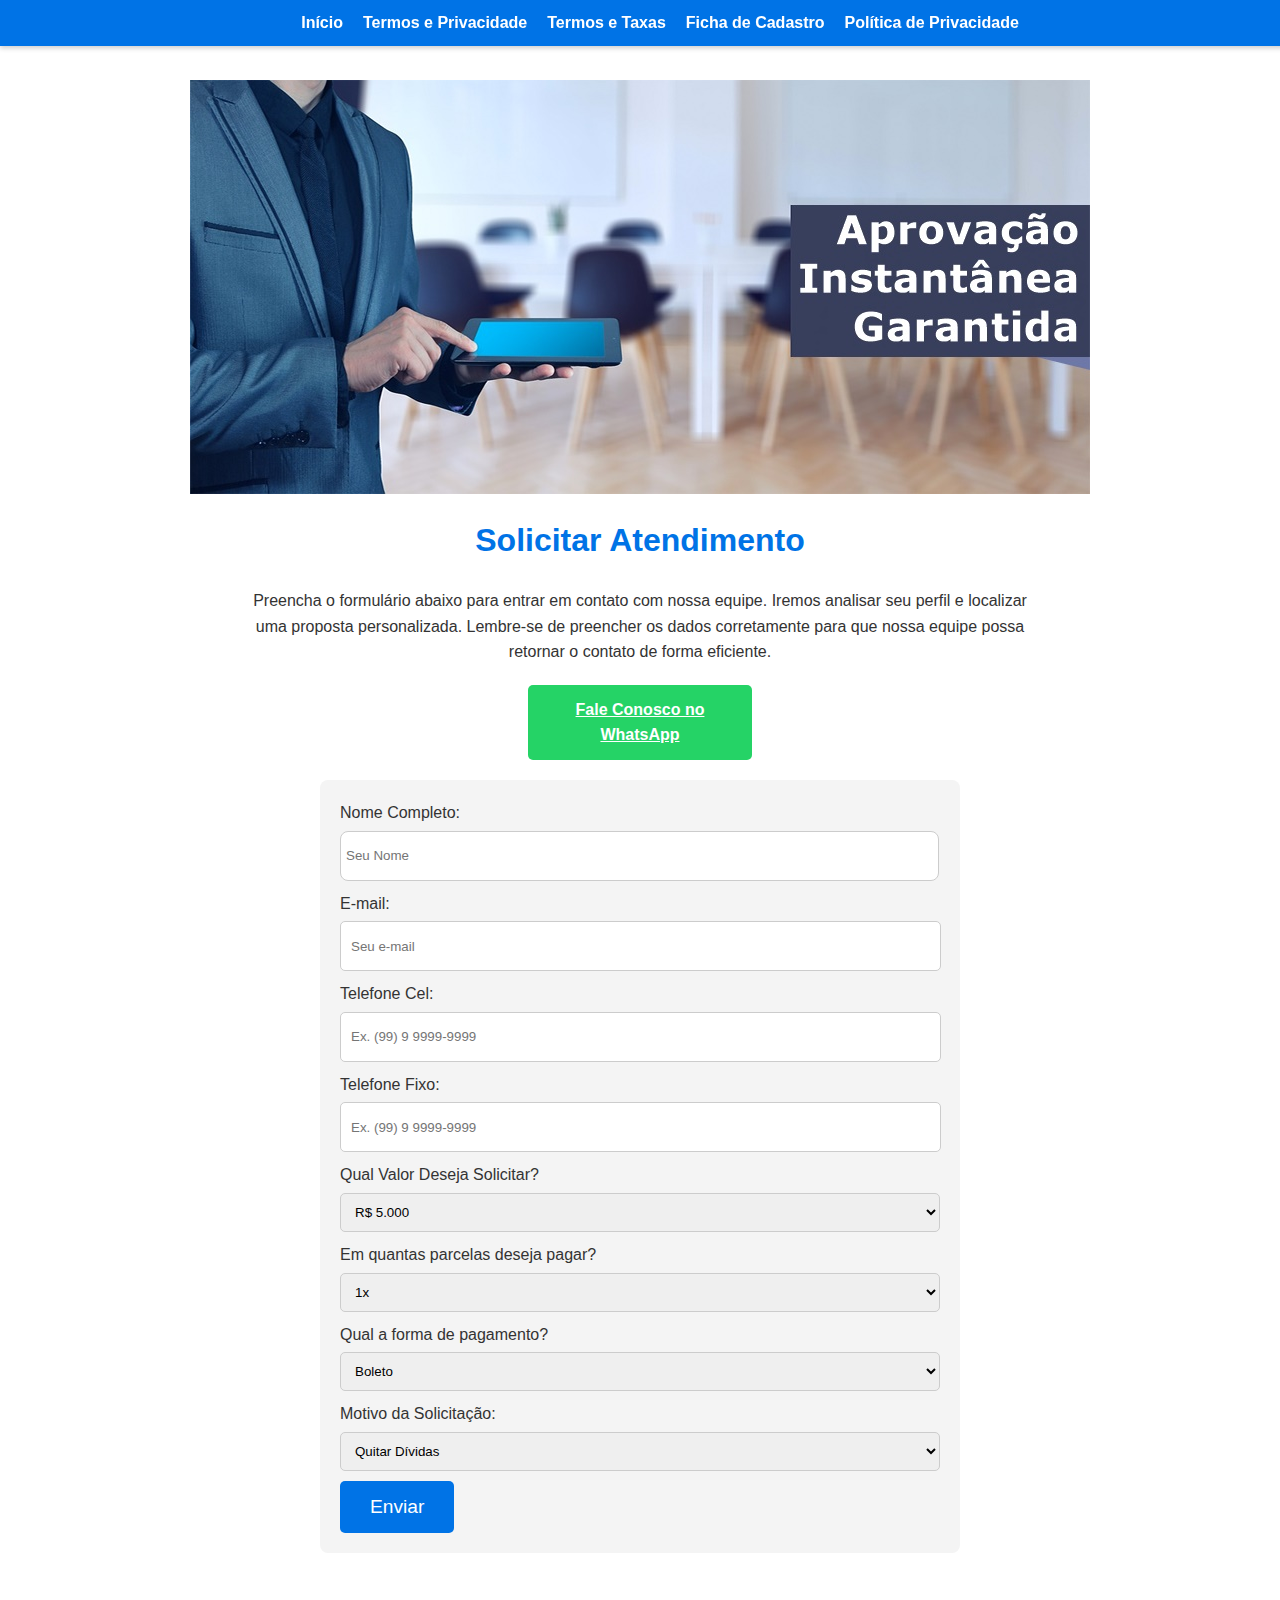
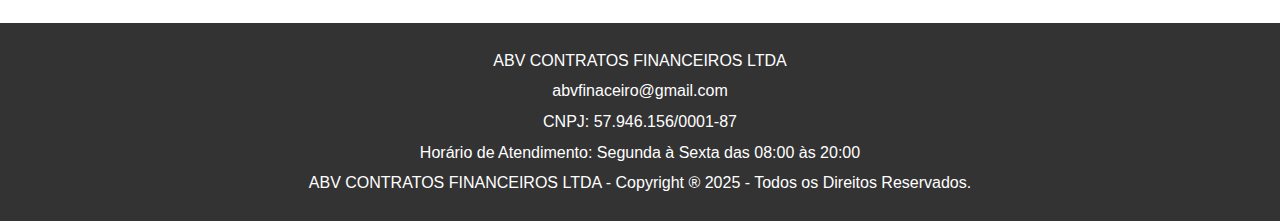
<file: index.html>
<!DOCTYPE html>
<html lang="pt-BR">
<head>
  <meta charset="UTF-8">
  <meta name="viewport" content="width=device-width, initial-scale=1.0">
  <title>foxpay Contratos Financeiros</title>
  <style>
    body {
      font-family: Arial, sans-serif;
      margin: 0;
      padding: 0;
      line-height: 1.6;
      color: #333;
      text-align: center;
    }

    header {
      background: #0073e6;
      color: white;
      padding: 10px 20px;
      position: fixed;
      top: 0;
      left: 0;
      width: 100%;
      z-index: 1000;
      box-shadow: 0 2px 5px rgba(0, 0, 0, 0.2);
    }

    header nav {
      display: flex;
      justify-content: center;
      gap: 20px;
    }

    header a {
      color: white;
      text-decoration: none;
      font-weight: bold;
      font-size: 1rem;
    }

    header a:hover {
      text-decoration: underline;
    }

    .container {
      padding: 80px 20px 20px;
    }

    h1, h2 {
      color: #0073e6;
    }

    footer {
      text-align: center;
      padding: 20px;
      background: #333;
      color: white;
      margin-top: 30px;
    }

    footer p {
      margin: 5px 0;
    }

    .form-container {
      background: #f4f4f4;
      padding: 20px;
      border-radius: 8px;
      max-width: 600px;
      margin: 20px auto;
      text-align: left;
    }

    .form-container label {
      display: block;
      margin-bottom: 5px;
    }

    .form-container input[type="text"],
    .form-container input[type="email"],
    .form-container input[type="tel"],
    .form-container input[type="number"],
    .form-container select {
      width: 100%;
      padding: 10px;
      margin-bottom: 10px;
      border: 1px solid #ccc;
      border-radius: 5px;
    }

    /* Botão de envio com tamanho aumentado */
    .form-container input[type="submit"] {
      background-color: #0073e6;
      color: white;
      padding: 15px 30px; /* Aumenta o tamanho do botão */
      font-size: 1.2rem; /* Aumenta o tamanho da fonte */
      border: none;
      border-radius: 5px;
      cursor: pointer;
      width: auto;
      display: inline-block;
    }

    .form-container input[type="submit"]:hover {
      background-color: #005bb5;
    }

    .testimonial {
      background: #eee;
      padding: 20px;
      margin: 20px 0;
      border-radius: 8px;
    }

    .testimonial p {
      font-style: italic;
      color: #555;
    }

    .testimonial span {
      font-weight: bold;
      display: block;
      margin-top: 5px;
    }

    .whatsapp-btn {
      background-color: #25d366;
      color: white;
      padding: 12px;
      border: none;
      border-radius: 5px;
      font-weight: bold;
      cursor: pointer;
      text-align: center;
      display: block;
      margin: 20px auto;
      width: 200px;
    }

    .whatsapp-btn:hover {
      background-color: #128c7e;
    }

    .container p {
      text-align: center;
      max-width: 800px;
      margin: 0 auto;
    }

    /* Responsividade para a imagem */
    .center-image {
      width: 100%;
      height: auto;
      display: block;
      margin: 0 auto;
    }
  </style>
</head>
<body>
  

  <header>
    <nav>
      <a href="index.html">Início</a>
      <a href="termos_privacidade.html">Termos e Privacidade</a>
      <a href="termos_taxas.html">Termos e Taxas</a>
      <a href="ficha_cadastro.html">Ficha de Cadastro</a>
      <a href="politica_privacidade.html">Política de Privacidade</a>
    </nav>
  </header>
  

  <div class="container">

    <!-- Adicionando a imagem de capa -->
    <img src="imagens/capa.jpg" alt="Imagem de capa" class="center-image" style="display: block; margin: auto; max-width: 100%; max-height: 500px; width: auto; height: auto;">


    <h1>Solicitar Atendimento</h1>
    <p>
      Preencha o formulário abaixo para entrar em contato com nossa equipe. Iremos analisar seu perfil e localizar uma proposta personalizada. Lembre-se de preencher os dados corretamente para que nossa equipe possa retornar o contato de forma eficiente.
    </p>

    <!-- Botão WhatsApp acima da tabela -->
    <a href="https://wa.me/55seunumerowhatsapp" class="whatsapp-btn">Fale Conosco no WhatsApp</a>

    <div class="form-container">
      <form action="gravarCliente.php" method="post">
      
        <label for="nome">Nome Completo: </label>
        <input type="text" id="nome" name="nome" placeholder="Seu Nome" style="width: 97.8%; height: 38px; border-radius: 8px; padding: 5px;" required><br>

        <label for="email">E-mail:</label>
        <input type="email" id="email" name="email" placeholder="Seu e-mail" style="width: 96.5%; height: 28px;" required><br>
        
        <label for="telefone">Telefone Cel:</label>
        <input type="tel" id="telefone_cel" name="telefone_cel" placeholder="Ex. (99) 9 9999-9999" style="width: 96.5%; height: 28px;" required><br>
        
        <label for="telefone-fixo">Telefone Fixo:</label>
        <input type="tel" id="telefone_fixo" name="telefone_fixo" placeholder="Ex. (99) 9 9999-9999" style="width: 96.5%; height: 28px;" required><br>

        <label for="valor">Qual Valor Deseja Solicitar?</label>
        <select id="valor" name="valor" required>
          <script>
            const selectElement = document.getElementById("valor");

            for (let i = 5000; i <= 50000; i += 1000) {
              const option = document.createElement("option");
              option.value = i;
              option.textContent = `R$ ${i.toLocaleString("pt-BR")}`;
              selectElement.appendChild(option);
            }

            for (let i = 55000; i <= 500000; i += 5000) {
              const option = document.createElement("option");
              option.value = i;
              option.textContent = `R$ ${i.toLocaleString("pt-BR")}`;
              selectElement.appendChild(option);
            }
          </script>
        </select><br>

        <label for="parcelas">Em quantas parcelas deseja pagar?</label>
        <select id="parcelas" name="parcelas" required>
          <script>
            for (let i = 1; i <= 48; i++) {
              document.write(`<option value="${i}">${i}x</option>`);
            }
          </script>
        </select><br>

        <label for="forma_pagamento">Qual a forma de pagamento?</label>
        <select id="forma_pagamento" name="forma_pagamento" required>
          <option value="boleto">Boleto</option>
          <option value="crediario">Crediário</option>
          <option value="debito_automatico">Débito Automático</option>
          <option value="pix_agendado">Pix Agendado</option>
          <option value="consignado">Consignado (Aposentadoria/Pensão)</option>
          <option value="outros">Outros</option>
        </select><br>

        <label for="motivo">Motivo da Solicitação:</label>
        <select id="motivo" name="motivo" required>
          <option value="quitar_divida">Quitar Dívidas</option>
          <option value="reformar_imovel">Reformar Imóvel</option>
          <option value="aquisicao_imovel">Aquisição de Imóvel ou Terreno</option>
          <option value="aquisicao_veiculo">Aquisição de Veículo</option>
          <option value="despesas_medicas">Despesas Médicas</option>
          <option value="despesas_pessoais">Despesas Pessoais</option>
          <option value="gastos_alimenticios">Gastos Alimentícios</option>
          <option value="gastos_educacao">Gastos com Educação</option>
          <option value="gastos_viajens">Gastos com Viagens</option>
          <option value="outro_motivo">Outro Motivo</option>
        </select><br>

        <input type="submit" value="Enviar">
      </form>
    </div>
  </div>

  <footer>
    <p>ABV CONTRATOS FINANCEIROS LTDA</p>
    <p>abvfinaceiro@gmail.com</p>
    <p>CNPJ: 57.946.156/0001-87</p>
    <p>Horário de Atendimento: Segunda à Sexta das 08:00 às 20:00</p>
    <p>ABV CONTRATOS FINANCEIROS LTDA - Copyright ® 2025 - Todos os Direitos Reservados.</p>
  </footer>
</body>
</html>
</file>
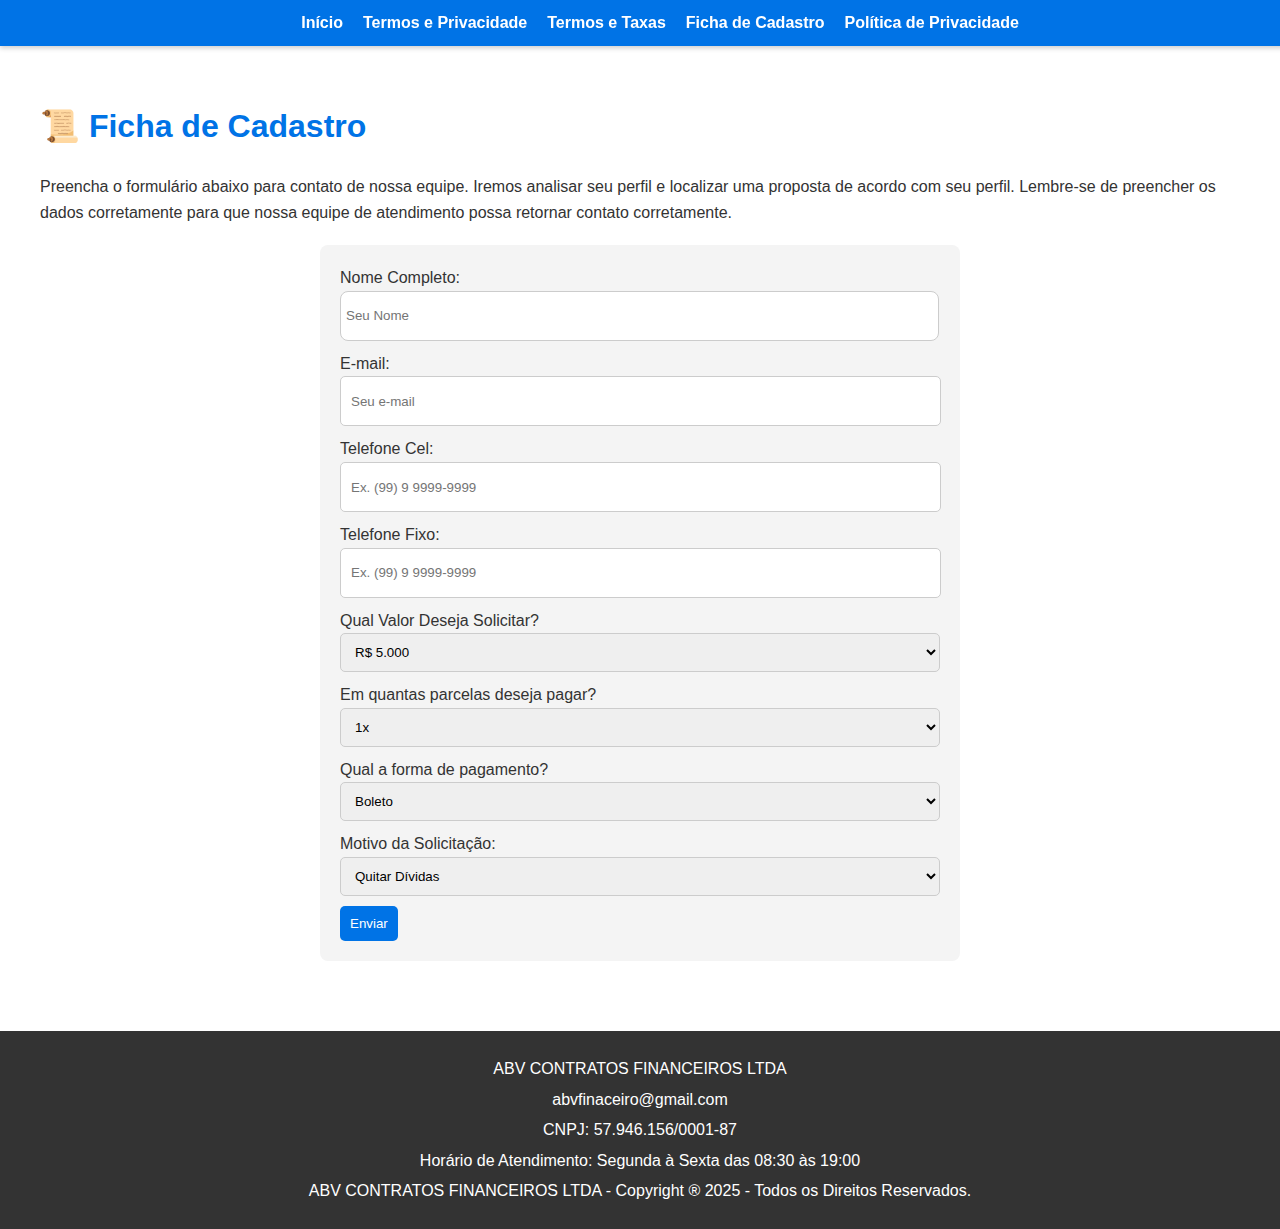
<file: ficha_cadastro.html>
<!DOCTYPE html>
<html lang="pt-BR">
<head>
  <meta charset="UTF-8">
  <meta name="viewport" content="width=device-width, initial-scale=1.0">
  <title>Ficha de Cadastro - ABV Contratos Financeiros</title>
  <style>
    body {
      font-family: Arial, sans-serif;
      margin: 0;
      padding: 0;
      line-height: 1.6;
      color: #333;
      text-align: center; /* Centralizando o conteúdo do corpo */
    }

    header {
      background: #0073e6;
      color: white;
      padding: 10px 20px;
      position: fixed;
      top: 0;
      left: 0;
      width: 100%;
      z-index: 1000;
      box-shadow: 0 2px 5px rgba(0, 0, 0, 0.2);
    }

    header nav {
      display: flex;
      justify-content: center;
      gap: 20px;
    }

    header a {
      color: white;
      text-decoration: none;
      font-weight: bold;
      font-size: 1rem;
    }

    header a:hover {
      text-decoration: underline;
    }

    .container {
      padding: 80px 20px 20px;
      max-width: 1200px; /* Largura máxima */
      margin: 0 auto; /* Centralizando o container */
      text-align: left; /* Alinhando o texto à esquerda dentro do container */
    }

    h1, h2 {
      color: #0073e6;
    }

    .form-container {
      background: #f4f4f4;
      padding: 20px;
      border-radius: 8px;
      max-width: 600px;
      margin: 20px auto;
    }

    footer {
      text-align: center;
      padding: 20px;
      background: #333;
      color: white;
      margin-top: 30px;
    }

    footer p {
      margin: 5px 0;
    }

    .form-container input[type="text"],
    .form-container input[type="email"],
    .form-container input[type="tel"],
    .form-container input[type="number"],
    .form-container select {
      width: 100%;
      padding: 10px;
      margin-bottom: 10px;
      border: 1px solid #ccc;
      border-radius: 5px;
    }

    .form-container input[type="submit"] {
      background-color: #0073e6;
      color: white;
      padding: 10px;
      border: none;
      border-radius: 5px;
      cursor: pointer;
    }

    .form-container input[type="submit"]:hover {
      background-color: #005bb5;
    }
  </style>
</head>
<body>

  <header>
    <nav>
      <a href="index.html">Início</a>
      <a href="termos_privacidade.html">Termos e Privacidade</a>
      <a href="termos_taxas.html">Termos e Taxas</a>
      <a href="ficha_cadastro.html">Ficha de Cadastro</a>
      <a href="politica_privacidade.html">Política de Privacidade</a>
    </nav>
  </header>

  <div class="container">
    <h1>📜 Ficha de Cadastro</h1>
    <p>
      Preencha o formulário abaixo para contato de nossa equipe. Iremos analisar seu perfil e localizar uma proposta de acordo com seu perfil. 
      Lembre-se de preencher os dados corretamente para que nossa equipe de atendimento possa retornar contato corretamente.
    </p>


    <div class="form-container">
      <form action="gravarCliente.php" method="get">


        <label for="nome">Nome Completo: </label>
        <input type="text" id="nome" name="nome" placeholder="Seu Nome" style="width: 97.8%; height: 38px; border-radius: 8px; padding: 5px;" required><br>

        <label for="email">E-mail:</label>
        <input type="email" id="email" name="email" placeholder="Seu e-mail" style="width: 96.5%; height: 28px;" required><br>
        
        <label for="telefone">Telefone Cel:</label>
        <input type="tel" id="telefone_cel" name="telefone_cel" placeholder="Ex. (99) 9 9999-9999" style="width: 96.5%; height: 28px;" required><br>
        
        <label for="telefone-fixo">Telefone Fixo:</label>
        <input type="tel" id="telefone_fixo" name="telefone_fixo" placeholder="Ex. (99) 9 9999-9999" style="width: 96.5%; height: 28px;" required><br>
        










        <label for="valor">Qual Valor Deseja Solicitar?</label>
        <select id="valor" name="valor" required>
          <script>
            const selectElement = document.getElementById("valor");

            // Valores de R$ 5.000 a R$ 50.000, incrementando de R$ 1.000
            for (let i = 5000; i <= 50000; i += 1000) {
              const option = document.createElement("option");
              option.value = i;
              option.textContent = `R$ ${i.toLocaleString("pt-BR")}`;
              selectElement.appendChild(option);
            }
            // Valores de R$ 55.000 a R$ 500.000, incrementando de R$ 5.000
            for (let i = 55000; i <= 500000; i += 5000) {
              const option = document.createElement("option");
              option.value = i;
              option.textContent = `R$ ${i.toLocaleString("pt-BR")}`;
              selectElement.appendChild(option);
            }
          </script>
        </select><br>

        <label for="parcelas">Em quantas parcelas deseja pagar?</label>
        <select id="parcelas" name="parcelas" required>
          <script>
            for (let i = 1; i <= 48; i++) {
              document.write(`<option value="${i}">${i}x</option>`);
            }
          </script>
        </select><br>
        
        <label for="forma_pagamento">Qual a forma de pagamento?</label>
        <select id="forma_pagamento" name="forma_pagamento" required>
          <option value="boleto">Boleto</option>
          <option value="crediario">Crediário</option>
          <option value="debito_automatico">Débito Automático</option>
          <option value="pix_agendado">Pix Agendado</option>
          <option value="consignado">Consignado (Aposentadoria/Pensão)</option>
          <option value="outros">Outros</option>
        </select><br>

        <label for="motivo">Motivo da Solicitação:</label>
        <select id="motivo" name="motivo" required>
          <option value="quitar_divida">Quitar Dívidas</option>
          <option value="reformar_imovel">Reformar Imóvel</option>
          <option value="aquisicao_imovel">Aquisição de Imóvel ou Terreno</option>
          <option value="aquisicao_veiculo">Aquisição de Veículo</option>
          <option value="despesas_medicas">Despesas Médicas</option>
          <option value="despesas_pessoais">Despesas Pessoais</option>
          <option value="gastos_alimenticios">Gastos Alimentícios</option>
          <option value="gastos_educacao">Gastos com Educação</option>
          <option value="gastos_viajens">Gastos com Viagens</option>
          <option value="outro_motivo">Outro Motivo</option>
        </select><br>

        <input type="submit" value="Enviar">
      </form>
    </div>
  </div>

  <footer>
    <p>ABV CONTRATOS FINANCEIROS LTDA</p>
    <p>abvfinaceiro@gmail.com</p>
    <p>CNPJ: 57.946.156/0001-87</p>
    <p>Horário de Atendimento: Segunda à Sexta das 08:30 às 19:00</p>
    <p>ABV CONTRATOS FINANCEIROS LTDA - Copyright ® 2025 - Todos os Direitos Reservados.</p>
  </footer>
</body>
</html>
</file>
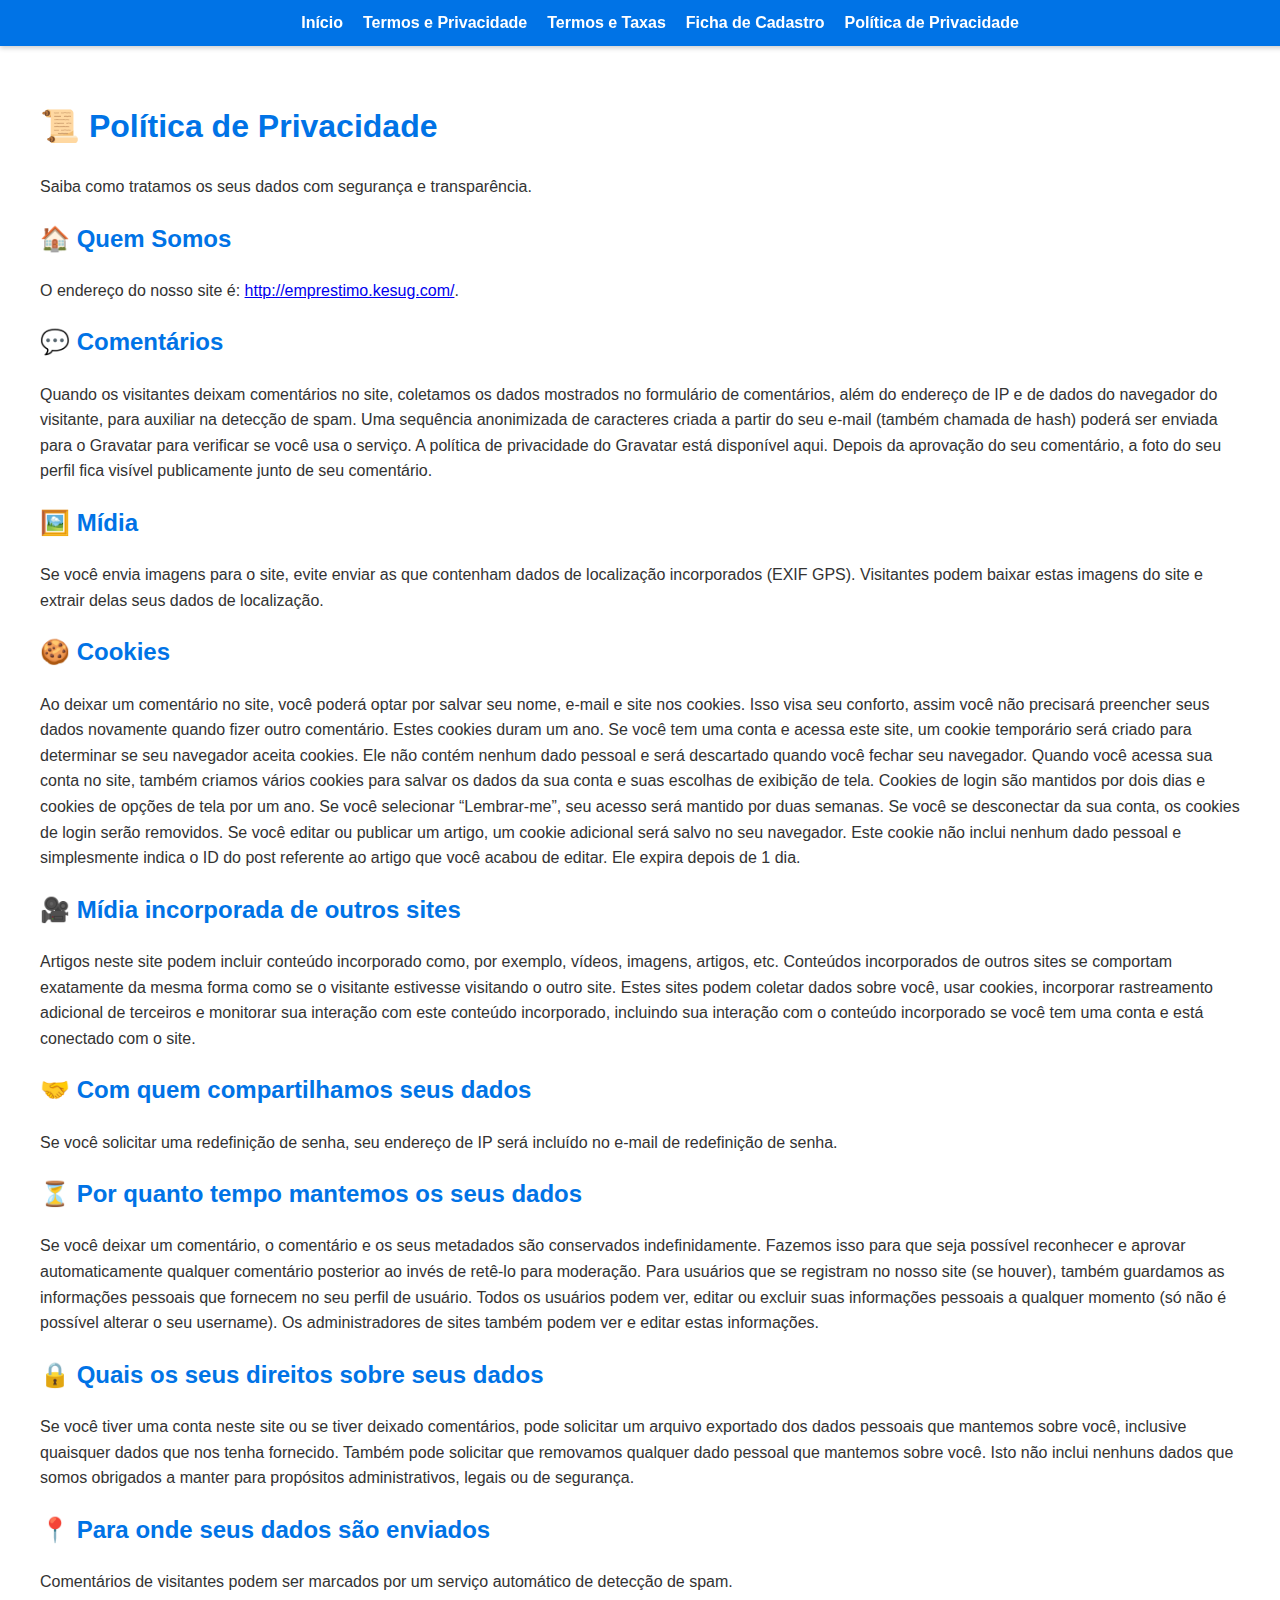
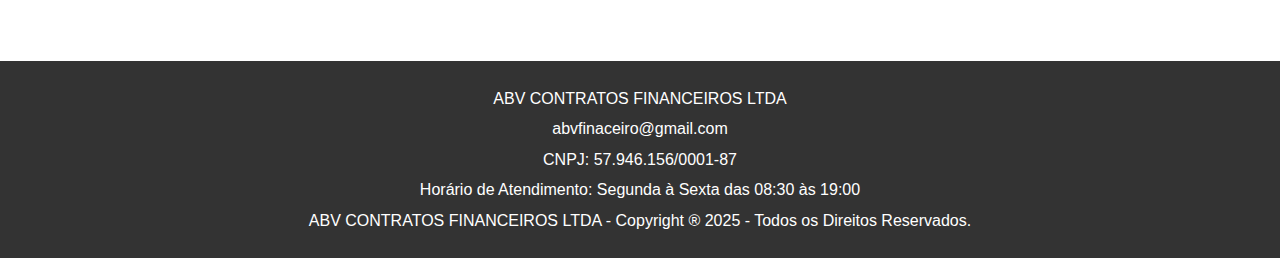
<file: politica_privacidade.html>
<!DOCTYPE html>
<html lang="pt-BR">
<head>
  <meta charset="UTF-8">
  <meta name="viewport" content="width=device-width, initial-scale=1.0">
  <title>Termos e Privacidade - ABV Contratos Financeiros</title>
  <style>









    body {
  font-family: Arial, sans-serif;
  margin: 0;
  padding: 0;
  line-height: 1.6;
  color: #333;
  text-align: center; /* Adicionei esta linha para centralizar o conteúdo de texto */
}

.container {
  padding: 80px 20px 20px;
  max-width: 1200px; /* Define uma largura máxima */
  margin: 0 auto; /* Centraliza o conteúdo */
  text-align: left; /* Alinha o texto à esquerda dentro do container */
}

h1, h2 {
  color: #0073e6;
}

footer {
  text-align: center;
  padding: 20px;
  background: #333;
  color: white;
  margin-top: 30px;
}












    
    header {
      background: #0073e6;
      color: white;
      padding: 10px 20px;
      position: fixed;
      top: 0;
      left: 0;
      width: 100%;
      z-index: 1000;
      box-shadow: 0 2px 5px rgba(0, 0, 0, 0.2);
    }

    header nav {
      display: flex;
      justify-content: center;
      gap: 20px;
    }

    header a {
      color: white;
      text-decoration: none;
      font-weight: bold;
      font-size: 1rem;
    }

    header a:hover {
      text-decoration: underline;
    }

    .container {
      padding: 80px 20px 20px;
    }

    h1, h2 {
      color: #0073e6;
    }

    footer {
      text-align: center;
      padding: 20px;
      background: #333;
      color: white;
      margin-top: 30px;
    }

    footer p {
      margin: 5px 0;
    }
  </style>
</head>
<body>
  <header>
    <nav>
      <a href="index.html">Início</a>
      <a href="termos_privacidade.html">Termos e Privacidade</a>
      <a href="termos_taxas.html">Termos e Taxas</a>
      <a href="ficha_cadastro.html">Ficha de Cadastro</a>
      <a href="politica_privacidade.html">Política de Privacidade</a>
    </nav>
  </header>

<div class="container">
  <h1>📜 Política de Privacidade</h1>
  <p>Saiba como tratamos os seus dados com segurança e transparência.</p>
  
  <h2>🏠 Quem Somos</h2>
  <p>O endereço do nosso site é: <a href="http://emprestimo.kesug.com/">http://emprestimo.kesug.com/</a>.</p>
  
  <h2>💬 Comentários</h2>
  <p>Quando os visitantes deixam comentários no site, coletamos os dados mostrados no formulário de comentários, além do endereço de IP e de dados do navegador do visitante, para auxiliar na detecção de spam. Uma sequência anonimizada de caracteres criada a partir do seu e-mail (também chamada de hash) poderá ser enviada para o Gravatar para verificar se você usa o serviço. A política de privacidade do Gravatar está disponível aqui. Depois da aprovação do seu comentário, a foto do seu perfil fica visível publicamente junto de seu comentário.</p>
  
  <h2>🖼️ Mídia</h2>
  <p>Se você envia imagens para o site, evite enviar as que contenham dados de localização incorporados (EXIF GPS). Visitantes podem baixar estas imagens do site e extrair delas seus dados de localização.</p>
  
  <h2>🍪 Cookies</h2>
  <p>Ao deixar um comentário no site, você poderá optar por salvar seu nome, e-mail e site nos cookies. Isso visa seu conforto, assim você não precisará preencher seus dados novamente quando fizer outro comentário. Estes cookies duram um ano. Se você tem uma conta e acessa este site, um cookie temporário será criado para determinar se seu navegador aceita cookies. Ele não contém nenhum dado pessoal e será descartado quando você fechar seu navegador. Quando você acessa sua conta no site, também criamos vários cookies para salvar os dados da sua conta e suas escolhas de exibição de tela. Cookies de login são mantidos por dois dias e cookies de opções de tela por um ano. Se você selecionar “Lembrar-me”, seu acesso será mantido por duas semanas. Se você se desconectar da sua conta, os cookies de login serão removidos. Se você editar ou publicar um artigo, um cookie adicional será salvo no seu navegador. Este cookie não inclui nenhum dado pessoal e simplesmente indica o ID do post referente ao artigo que você acabou de editar. Ele expira depois de 1 dia.</p>
  
  <h2>🎥 Mídia incorporada de outros sites</h2>
  <p>Artigos neste site podem incluir conteúdo incorporado como, por exemplo, vídeos, imagens, artigos, etc. Conteúdos incorporados de outros sites se comportam exatamente da mesma forma como se o visitante estivesse visitando o outro site. Estes sites podem coletar dados sobre você, usar cookies, incorporar rastreamento adicional de terceiros e monitorar sua interação com este conteúdo incorporado, incluindo sua interação com o conteúdo incorporado se você tem uma conta e está conectado com o site.</p>
  
  <h2>🤝 Com quem compartilhamos seus dados</h2>
  <p>Se você solicitar uma redefinição de senha, seu endereço de IP será incluído no e-mail de redefinição de senha.</p>
  
  <h2>⏳ Por quanto tempo mantemos os seus dados</h2>
  <p>Se você deixar um comentário, o comentário e os seus metadados são conservados indefinidamente. Fazemos isso para que seja possível reconhecer e aprovar automaticamente qualquer comentário posterior ao invés de retê-lo para moderação. Para usuários que se registram no nosso site (se houver), também guardamos as informações pessoais que fornecem no seu perfil de usuário. Todos os usuários podem ver, editar ou excluir suas informações pessoais a qualquer momento (só não é possível alterar o seu username). Os administradores de sites também podem ver e editar estas informações.</p>
  
  <h2>🔒 Quais os seus direitos sobre seus dados</h2>
  <p>Se você tiver uma conta neste site ou se tiver deixado comentários, pode solicitar um arquivo exportado dos dados pessoais que mantemos sobre você, inclusive quaisquer dados que nos tenha fornecido. Também pode solicitar que removamos qualquer dado pessoal que mantemos sobre você. Isto não inclui nenhuns dados que somos obrigados a manter para propósitos administrativos, legais ou de segurança.</p>
  
  <h2>📍 Para onde seus dados são enviados</h2>
  <p>Comentários de visitantes podem ser marcados por um serviço automático de detecção de spam.</p>
  



</div>


  <footer>
    <p>ABV CONTRATOS FINANCEIROS LTDA</p>
    <p>abvfinaceiro@gmail.com</p>
    <p>CNPJ: 57.946.156/0001-87</p>
    <p>Horário de Atendimento: Segunda à Sexta das 08:30 às 19:00</p>
    <p>ABV CONTRATOS FINANCEIROS LTDA - Copyright ® 2025 - Todos os Direitos Reservados.</p>
  </footer>
</body>
</html>
</file>
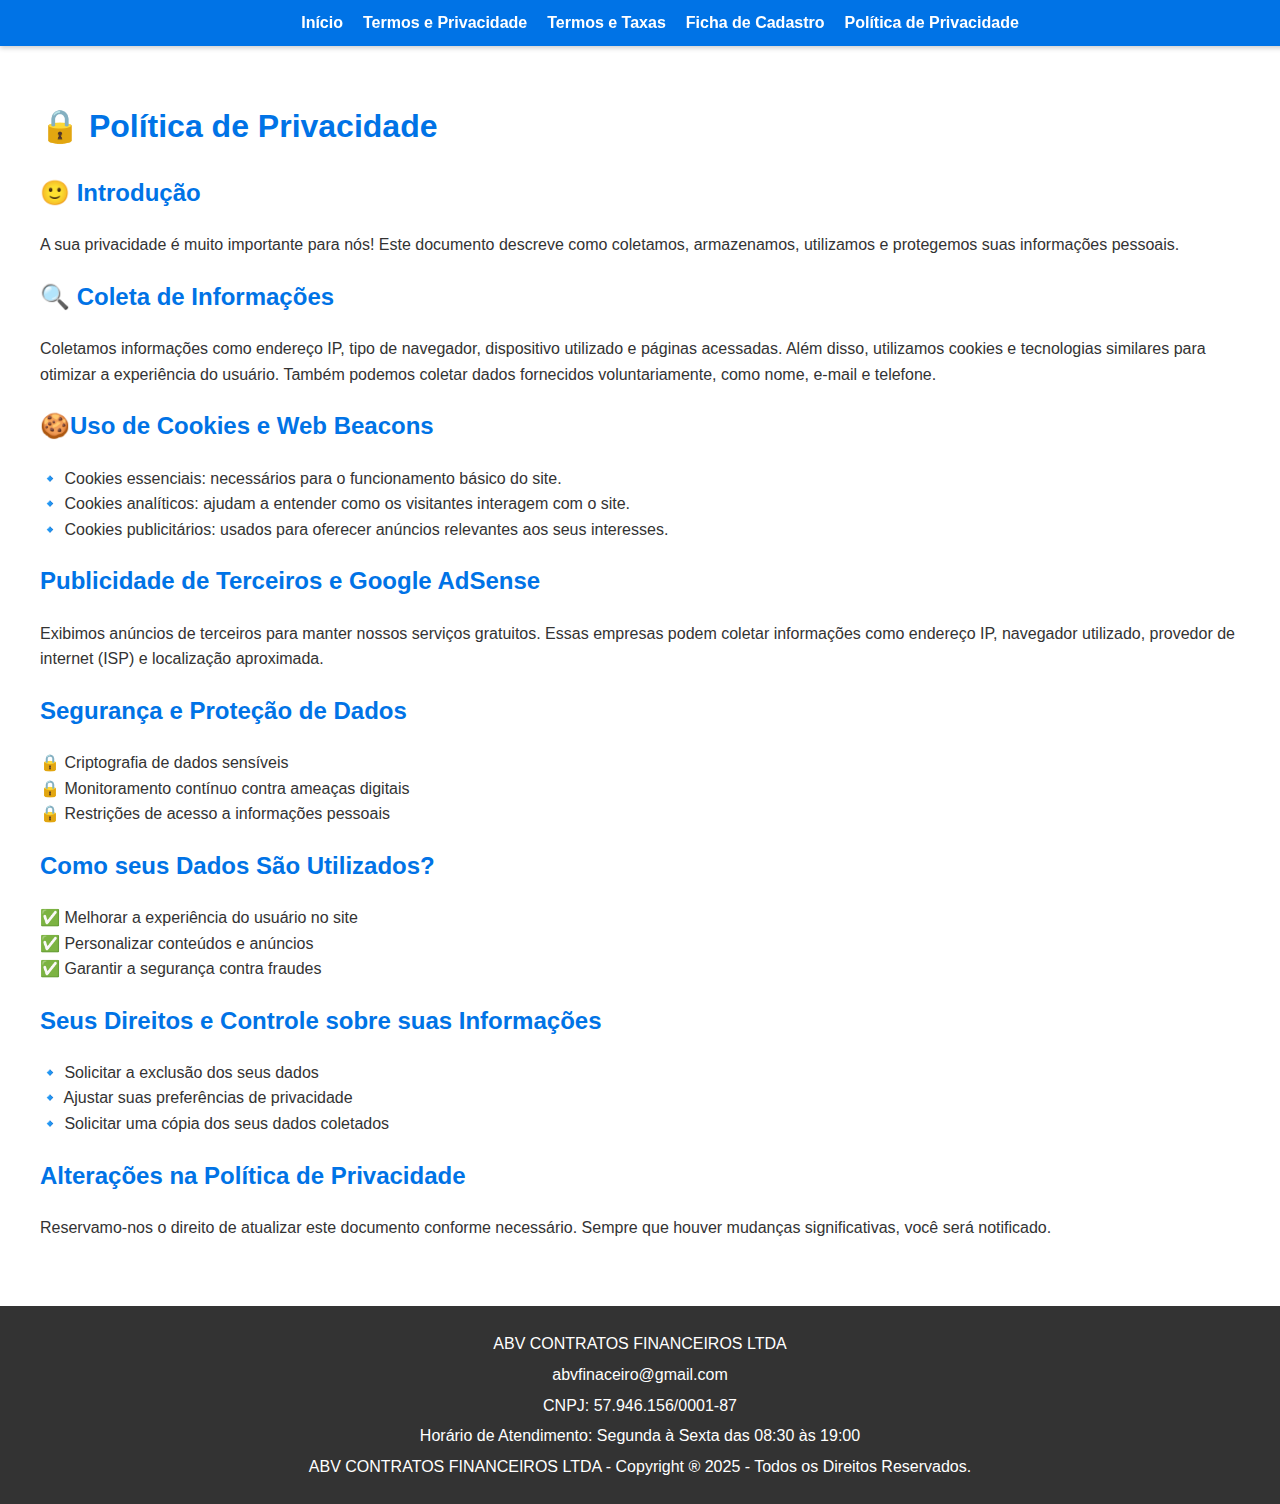
<file: termos_privacidade.html>
<!DOCTYPE html>
<html lang="pt-BR">
<head>
  <meta charset="UTF-8">
  <meta name="viewport" content="width=device-width, initial-scale=1.0">
  <title>Termos e Privacidade - ABV Contratos Financeiros</title>
  <style>









    body {
  font-family: Arial, sans-serif;
  margin: 0;
  padding: 0;
  line-height: 1.6;
  color: #333;
  text-align: center; /* Adicionei esta linha para centralizar o conteúdo de texto */
}

.container {
  padding: 80px 20px 20px;
  max-width: 1200px; /* Define uma largura máxima */
  margin: 0 auto; /* Centraliza o conteúdo */
  text-align: left; /* Alinha o texto à esquerda dentro do container */
}

h1, h2 {
  color: #0073e6;
}

footer {
  text-align: center;
  padding: 20px;
  background: #333;
  color: white;
  margin-top: 30px;
}












    
    header {
      background: #0073e6;
      color: white;
      padding: 10px 20px;
      position: fixed;
      top: 0;
      left: 0;
      width: 100%;
      z-index: 1000;
      box-shadow: 0 2px 5px rgba(0, 0, 0, 0.2);
    }

    header nav {
      display: flex;
      justify-content: center;
      gap: 20px;
    }

    header a {
      color: white;
      text-decoration: none;
      font-weight: bold;
      font-size: 1rem;
    }

    header a:hover {
      text-decoration: underline;
    }

    .container {
      padding: 80px 20px 20px;
    }

    h1, h2 {
      color: #0073e6;
    }

    footer {
      text-align: center;
      padding: 20px;
      background: #333;
      color: white;
      margin-top: 30px;
    }

    footer p {
      margin: 5px 0;
    }
  </style>
</head>
<body>
  <header>
    <nav>
      <a href="index.html">Início</a>
      <a href="termos_privacidade.html">Termos e Privacidade</a>
      <a href="termos_taxas.html">Termos e Taxas</a>
      <a href="ficha_cadastro.html">Ficha de Cadastro</a>
      <a href="politica_privacidade.html">Política de Privacidade</a>
    </nav>
  </header>



   <div class="container">
        <h1>🔒 Política de Privacidade</h1>
        
        <h2>🙂 Introdução</h2>
        <p>A sua privacidade é muito importante para nós! Este documento descreve como coletamos, armazenamos, utilizamos e protegemos suas informações pessoais.</p>
        
        <h2>🔍 Coleta de Informações</h2>
        <p>Coletamos informações como endereço IP, tipo de navegador, dispositivo utilizado e páginas acessadas. Além disso, utilizamos cookies e tecnologias similares para otimizar a experiência do usuário. Também podemos coletar dados fornecidos voluntariamente, como nome, e-mail e telefone.</p>
        
        <h2>🍪Uso de Cookies e Web Beacons</h2>
        <p>
            🔹 Cookies essenciais: necessários para o funcionamento básico do site.<br>
            🔹 Cookies analíticos: ajudam a entender como os visitantes interagem com o site.<br>
            🔹 Cookies publicitários: usados para oferecer anúncios relevantes aos seus interesses.
        </p>
        
        <h2>Publicidade de Terceiros e Google AdSense</h2>
        <p>Exibimos anúncios de terceiros para manter nossos serviços gratuitos. Essas empresas podem coletar informações como endereço IP, navegador utilizado, provedor de internet (ISP) e localização aproximada.</p>
        
        <h2>Segurança e Proteção de Dados</h2>
        <p>
            🔒 Criptografia de dados sensíveis<br>
            🔒 Monitoramento contínuo contra ameaças digitais<br>
            🔒 Restrições de acesso a informações pessoais
        </p>
        
        <h2>Como seus Dados São Utilizados?</h2>
        <p>
            ✅ Melhorar a experiência do usuário no site<br>
            ✅ Personalizar conteúdos e anúncios<br>
            ✅ Garantir a segurança contra fraudes
        </p>
        
        <h2>Seus Direitos e Controle sobre suas Informações</h2>
        <p>
            🔹 Solicitar a exclusão dos seus dados<br>
            🔹 Ajustar suas preferências de privacidade<br>
            🔹 Solicitar uma cópia dos seus dados coletados
        </p>
        
        <h2>Alterações na Política de Privacidade</h2>
        <p>Reservamo-nos o direito de atualizar este documento conforme necessário. Sempre que houver mudanças significativas, você será notificado.</p>
    </div>







  <footer>
    <p>ABV CONTRATOS FINANCEIROS LTDA</p>
    <p>abvfinaceiro@gmail.com</p>
    <p>CNPJ: 57.946.156/0001-87</p>
    <p>Horário de Atendimento: Segunda à Sexta das 08:30 às 19:00</p>
    <p>ABV CONTRATOS FINANCEIROS LTDA - Copyright ® 2025 - Todos os Direitos Reservados.</p>
  </footer>
</body>
</html>
</file>
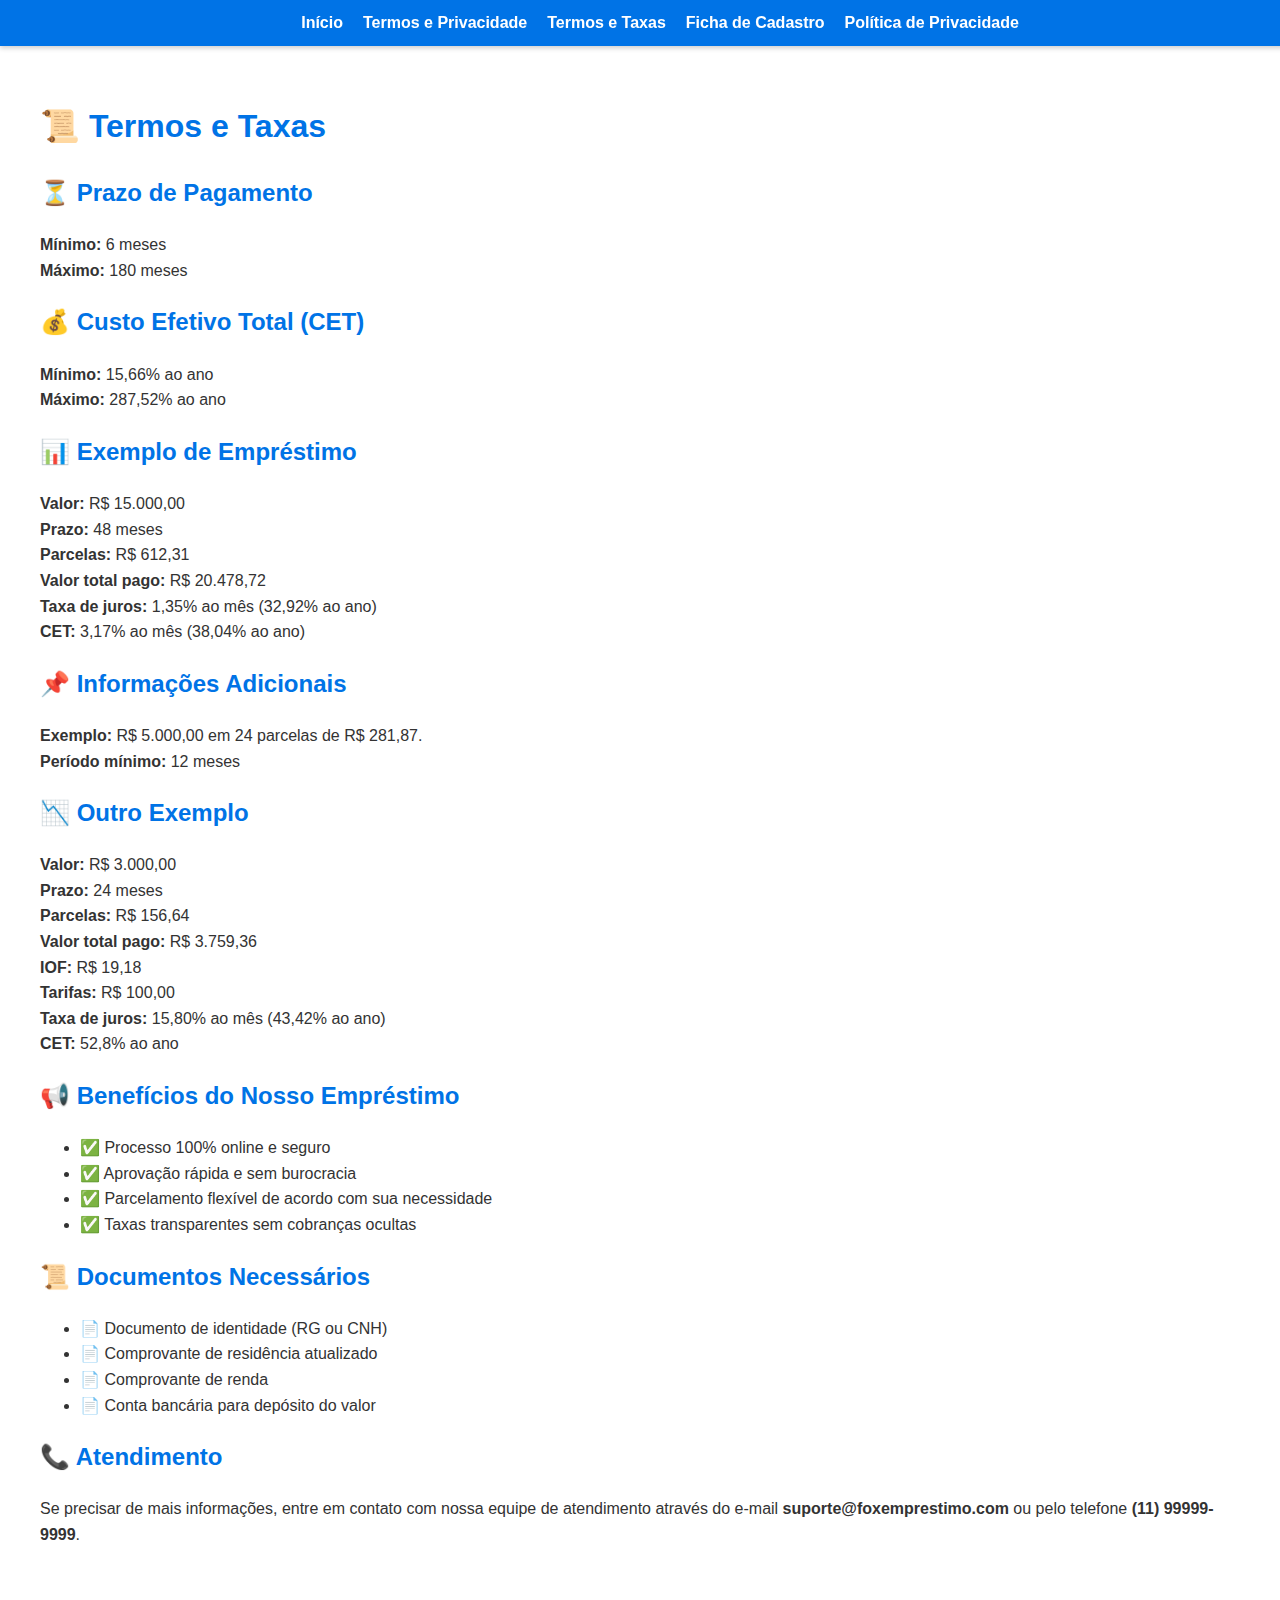
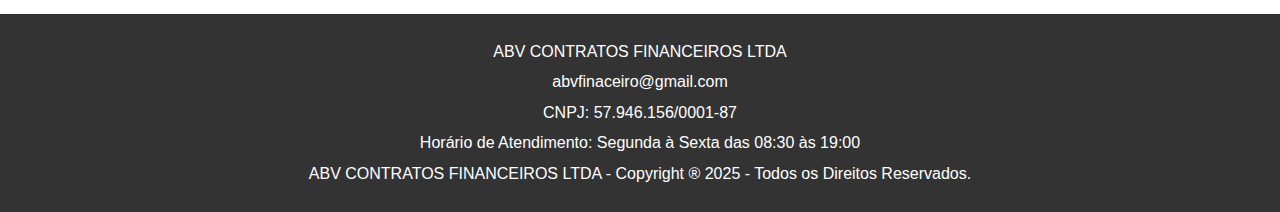
<file: termos_taxas.html>
<!DOCTYPE html>
<html lang="pt-BR">
<head>
  <meta charset="UTF-8">
  <meta name="viewport" content="width=device-width, initial-scale=1.0">
  <title>Termos e Privacidade - ABV Contratos Financeiros</title>
  <style>









    body {
  font-family: Arial, sans-serif;
  margin: 0;
  padding: 0;
  line-height: 1.6;
  color: #333;
  text-align: center; /* Adicionei esta linha para centralizar o conteúdo de texto */
}

.container {
  padding: 80px 20px 20px;
  max-width: 1200px; /* Define uma largura máxima */
  margin: 0 auto; /* Centraliza o conteúdo */
  text-align: left; /* Alinha o texto à esquerda dentro do container */
}

h1, h2 {
  color: #0073e6;
}

footer {
  text-align: center;
  padding: 20px;
  background: #333;
  color: white;
  margin-top: 30px;
}












    
    header {
      background: #0073e6;
      color: white;
      padding: 10px 20px;
      position: fixed;
      top: 0;
      left: 0;
      width: 100%;
      z-index: 1000;
      box-shadow: 0 2px 5px rgba(0, 0, 0, 0.2);
    }

    header nav {
      display: flex;
      justify-content: center;
      gap: 20px;
    }

    header a {
      color: white;
      text-decoration: none;
      font-weight: bold;
      font-size: 1rem;
    }

    header a:hover {
      text-decoration: underline;
    }

    .container {
      padding: 80px 20px 20px;
    }

    h1, h2 {
      color: #0073e6;
    }

    footer {
      text-align: center;
      padding: 20px;
      background: #333;
      color: white;
      margin-top: 30px;
    }

    footer p {
      margin: 5px 0;
    }
  </style>
</head>
<body>
  <header>
    <nav>
      <a href="index.html">Início</a>
      <a href="termos_privacidade.html">Termos e Privacidade</a>
      <a href="termos_taxas.html">Termos e Taxas</a>
      <a href="ficha_cadastro.html">Ficha de Cadastro</a>
      <a href="politica_privacidade.html">Política de Privacidade</a>
    </nav>
  </header>

  <div class="container">
    <h1>📜 Termos e Taxas</h1>
    
    <h2>⏳ Prazo de Pagamento</h2>
    <p><strong>Mínimo:</strong> 6 meses<br><strong>Máximo:</strong> 180 meses</p>
    
    <h2>💰 Custo Efetivo Total (CET)</h2>
    <p><strong>Mínimo:</strong> 15,66% ao ano<br><strong>Máximo:</strong> 287,52% ao ano</p>
    
    <h2>📊 Exemplo de Empréstimo</h2>
    <p><strong>Valor:</strong> R$ 15.000,00<br><strong>Prazo:</strong> 48 meses<br><strong>Parcelas:</strong> R$ 612,31<br><strong>Valor total pago:</strong> R$ 20.478,72<br><strong>Taxa de juros:</strong> 1,35% ao mês (32,92% ao ano)<br><strong>CET:</strong> 3,17% ao mês (38,04% ao ano)</p>
    
    <h2>📌 Informações Adicionais</h2>
    <p><strong>Exemplo:</strong> R$ 5.000,00 em 24 parcelas de R$ 281,87.<br><strong>Período mínimo:</strong> 12 meses</p>
    
    <h2>📉 Outro Exemplo</h2>
    <p><strong>Valor:</strong> R$ 3.000,00<br><strong>Prazo:</strong> 24 meses<br><strong>Parcelas:</strong> R$ 156,64<br><strong>Valor total pago:</strong> R$ 3.759,36<br><strong>IOF:</strong> R$ 19,18<br><strong>Tarifas:</strong> R$ 100,00<br><strong>Taxa de juros:</strong> 15,80% ao mês (43,42% ao ano)<br><strong>CET:</strong> 52,8% ao ano</p>
    
    <h2>📢 Benefícios do Nosso Empréstimo</h2>
    <ul>
        <li>✅ Processo 100% online e seguro</li>
        <li>✅ Aprovação rápida e sem burocracia</li>
        <li>✅ Parcelamento flexível de acordo com sua necessidade</li>
        <li>✅ Taxas transparentes sem cobranças ocultas</li>
    </ul>
    
    <h2>📜 Documentos Necessários</h2>
    <ul>
        <li>📄 Documento de identidade (RG ou CNH)</li>
        <li>📄 Comprovante de residência atualizado</li>
        <li>📄 Comprovante de renda</li>
        <li>📄 Conta bancária para depósito do valor</li>
    </ul>
    
    <h2>📞 Atendimento</h2>
    <p>Se precisar de mais informações, entre em contato com nossa equipe de atendimento através do e-mail <strong>suporte@foxemprestimo.com</strong> ou pelo telefone <strong>(11) 99999-9999</strong>.</p>
</div>


  <footer>
    <p>ABV CONTRATOS FINANCEIROS LTDA</p>
    <p>abvfinaceiro@gmail.com</p>
    <p>CNPJ: 57.946.156/0001-87</p>
    <p>Horário de Atendimento: Segunda à Sexta das 08:30 às 19:00</p>
    <p>ABV CONTRATOS FINANCEIROS LTDA - Copyright ® 2025 - Todos os Direitos Reservados.</p>
  </footer>
</body>
</html>
</file>
